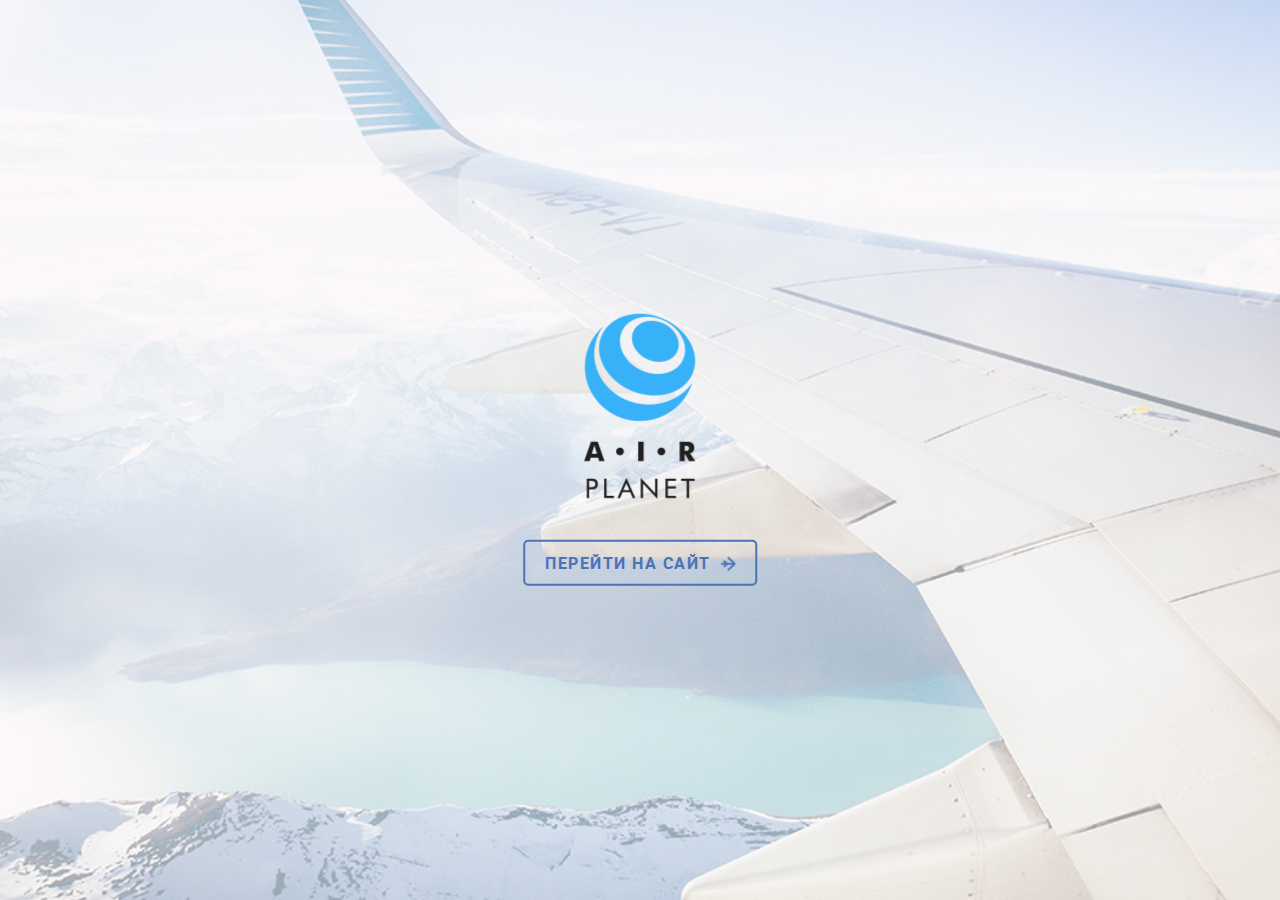
<file: index.html>
<!DOCTYPE html>
<html lang="en">

<head>
    <meta charset="UTF-8">
    <meta name="viewport" content="width=device-width, initial-scale=1.0">
    <meta http-equiv="X-UA-Compatible" content="ie=edge">
    <title>Index.html</title>
    <link rel="stylesheet" href="./css/main.css">
    <link rel="icon" type="image/x-icon" href="../img/favicon.ico">
</head>

<body>
    <div class="wrapper wrapper__index">
        <div class="welcome">
            <div class="welcome__container">
                <div class="welcome__logo">
                    <img src="/img/logo_intro.png" alt="welcome" class="welcome__logo-pic">
                </div>
                <a href="tariffs.html" class="welcome__link">Перейти на сайт</a>
            </div>
        </div>
    </div>
</body>

</html>
</file>
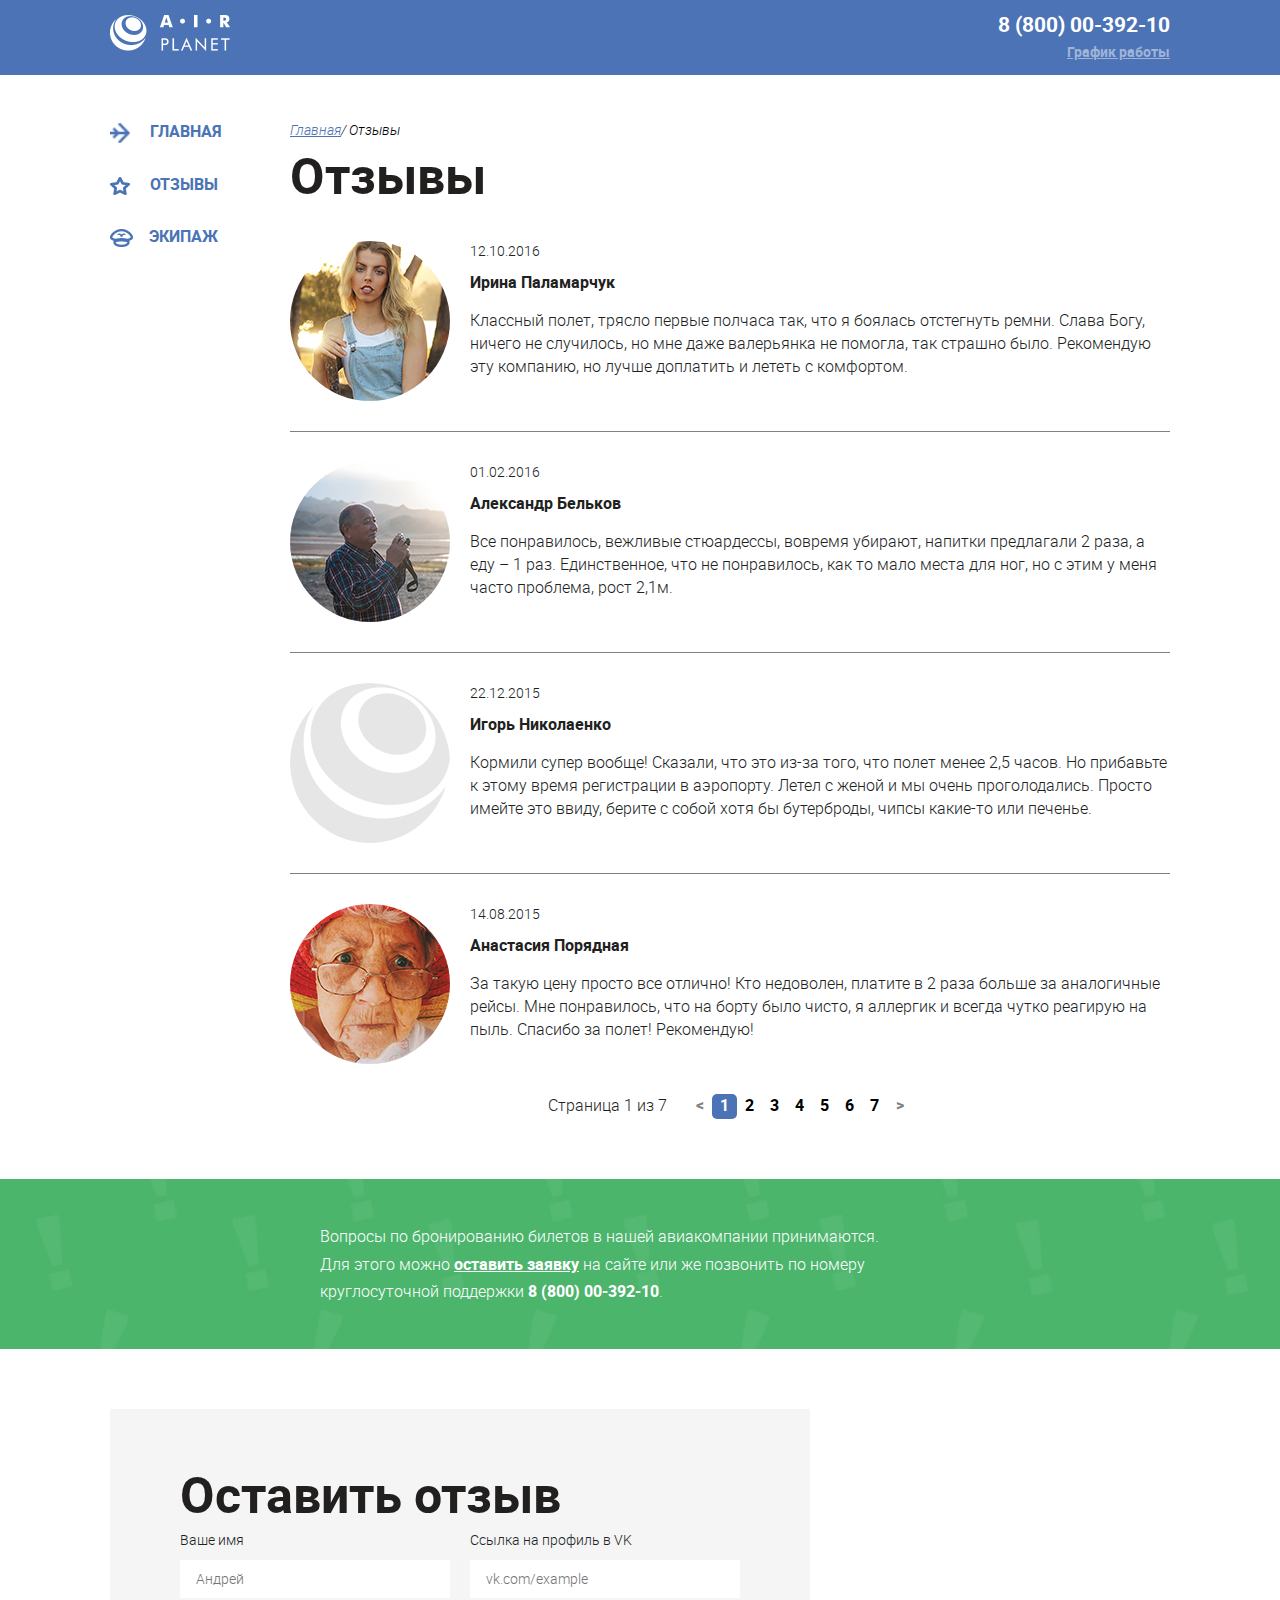
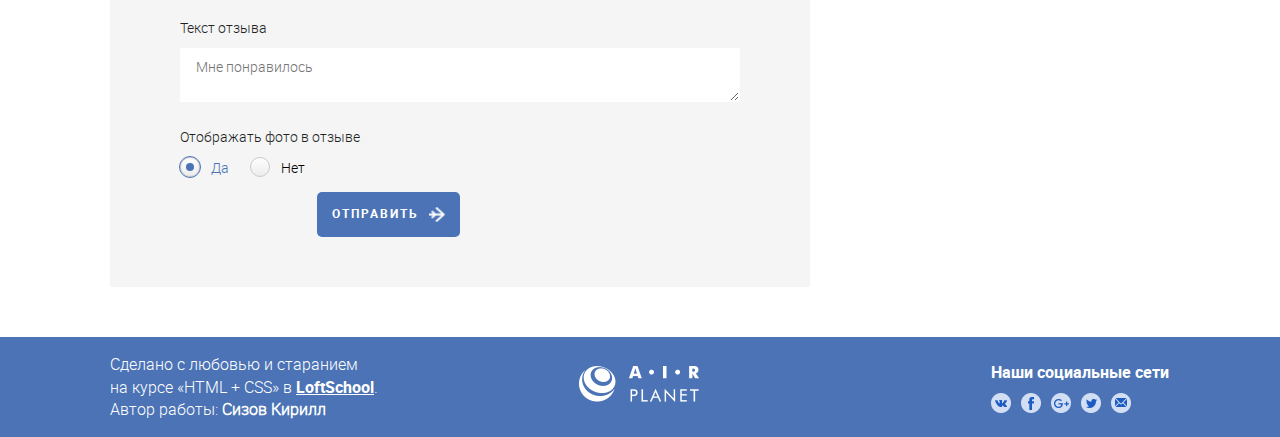
<file: reviews.html>
<!DOCTYPE html>
<html lang="en">

<head>
    <meta charset="UTF-8">
    <meta name="viewport" content="width=device-width, initial-scale=1.0">
    <meta http-equiv="X-UA-Compatible" content="ie=edge">
    <title>Reviews</title>
    <link rel="stylesheet" href="./css/main.css">
    <link rel="icon" type="image/x-icon" href="../img/favicon.ico">

</head>

<body>

    <div class="wrapper">
        <div class="wrapper__content">
            <header class="header">
                <div class="container container__header">
                    <div class="header__block header__block-logo">
                        <a href="tariffs.html" class="block__logo-link">
                            <img src="/img/logo_header.png" alt="logo">
                        </a>

                    </div>
                    <div class="header__block header__block-contacts">
                        <adress class="contacts">
                            <a href="88000039210" class="contacts__phone">8 (800) 00-392-10</a>
                            <div class="contacts__shedule">
                                <a href="#" class="contacts__shedule-link">График работы</a>
                            </div>
                        </adress>
                    </div>
                </div>
            </header>
            <div class="maincontent">
                <div class="container container__maincontent">
                    <div class="maincontent__block maincontent__block-sidebar">
                        <div class="sidebar">
                            <ul class="sidebar__list">
                                <li class="sidebar__item">
                                    <a href="tariffs.html" class="sidebar__link">Главная</a>
                                </li>
                                <li class="sidebar__item">
                                    <a href="reviews.html" class="sidebar__link sidebar__link-reviews">Отзывы</a>
                                </li>
                                <li class="sidebar__item">
                                    <a href="team.html" class="sidebar__link sidebar__link-team">Экипаж</a>
                                </li>
                            </ul>
                        </div>
                    </div>
                    <div class="maincontent__block maincontent__block-content">
                        <div class="block-reviews">
                            <div class="breadcrumbs">
                                <ul class="breadcrumbs__list">
                                    <li class="bradcrumbs__item active">
                                        <a href="tariffs.html" class="bradcrumbs__link active">Главная</a>
                                    </li>
                                    <li class="bradcrumbs__item">
                                        <a href="team.html" class="bradcrumbs__link">Отзывы</a>
                                    </li>
                                </ul>
                            </div>
                            <div class="title title__reviews">Отзывы</div>
                            <ul class="reviews__list">
                                <li class="reviews__item">
                                    <div class="reviews__img">
                                        <img src="/img/reviews/rev_1.jpg" class="reviews__img-pic" alt="News_1">
                                    </div>
                                    <div class="reviews__desc">
                                        <div class="reviews__desc-date">12.10.2016</div>
                                        <div class="reviews__desc-title">Ирина Паламарчук</div>
                                        <div class="reviews__desc-text">
                                            <p>Классный полет, трясло первые полчаса так, что я боялась отстегнуть ремни. Слава Богу, ничего не случилось, но мне даже валерьянка не помогла, так страшно было. Рекомендую эту компанию, но лучше доплатить и
                                                лететь с комфортом.</p>
                                        </div>
                                    </div>

                                </li>
                                <li class="reviews__item">
                                    <div class="reviews__img">
                                        <img src="/img/reviews/rev_2.jpg" class="reviews__img-pic" alt="News_1">
                                    </div>
                                    <div class="reviews__desc">
                                        <div class="reviews__desc-date">01.02.2016</div>
                                        <div class="reviews__desc-title">Александр Бельков</div>
                                        <div class="reviews__desc-text">
                                            <p>Все понравилось, вежливые стюардессы, вовремя убирают, напитки предлагали 2 раза, а еду – 1 раз. Единственное, что не понравилось, как то мало места для ног, но с этим у меня часто проблема, рост 2,1м.</p>
                                        </div>
                                    </div>

                                </li>
                                <li class="reviews__item">
                                    <div class="reviews__img">
                                        <img src="/img/reviews/rev_3.jpg" class="reviews__img-pic" alt="News_1">
                                    </div>
                                    <div class="reviews__desc">
                                        <div class="reviews__desc-date">22.12.2015</div>
                                        <div class="reviews__desc-title">Игорь Николаенко</div>
                                        <div class="reviews__desc-text">
                                            <p>Кормили супер вообще! Сказали, что это из-за того, что полет менее 2,5 часов. Но прибавьте к этому время регистрации в аэропорту. Летел с женой и мы очень проголодались. Просто имейте это ввиду, берите с собой
                                                хотя бы бутерброды, чипсы какие-то или печенье.</p>
                                        </div>
                                    </div>
                                </li>
                                <li class="reviews__item">
                                    <div class="reviews__img">
                                        <img src="/img/reviews/rev_4.jpg" class="reviews__img-pic" alt="News_1">
                                    </div>
                                    <div class="reviews__desc">
                                        <div class="reviews__desc-date">14.08.2015</div>
                                        <div class="reviews__desc-title">Анастасия Порядная</div>
                                        <div class="reviews__desc-text">
                                            <p>За такую цену просто все отлично! Кто недоволен, платите в 2 раза больше за аналогичные рейсы. Мне понравилось, что на борту было чисто, я аллергик и всегда чутко реагирую на пыль. Спасибо за полет! Рекомендую!</p>
                                        </div>
                                    </div>
                                </li>
                            </ul>
                        </div>
                        <div class="pagination">
                            <div class="pagination__title">Страница 1 из 7</div>
                            <ul class="pagination__list">
                                <li class="pagination__item">
                                    <a href="#" class="pagination__link pagination__link-back">
                                        <</a>
                                </li>
                                <li class="pagination__item">
                                    <a href="#" class="pagination__link active">1</a>
                                </li>
                                <li class="pagination__item">
                                    <a href="#" class="pagination__link">2</a>
                                </li>
                                <li class="pagination__item">
                                    <a href="#" class="pagination__link">3</a>
                                </li>
                                <li class="pagination__item">
                                    <a href="#" class="pagination__link">4</a>
                                </li>
                                <li class="pagination__item">
                                    <a href="#" class="pagination__link">5</a>
                                </li>
                                <li class="pagination__item">
                                    <a href="#" class="pagination__link">6</a>
                                </li>
                                <li class="pagination__item">
                                    <a href="#" class="pagination__link">7</a>
                                </li>
                                <li class="pagination__item">
                                    <a href="#" class="pagination__link pagination__link-next">></a>
                                </li>
                            </ul>
                        </div>
                    </div>

                </div>
                <div class="application__block">
                    <div class="container container__application">
                        <div class="application__block-desc">
                            <p>Вопросы по бронированию билетов в нашей авиакомпании принимаются. <br>Для этого можно <a href="#" class="application__block-desc-link">оставить заявку</a> на сайте или же позвонить по номеру круглосуточной поддержки
                                <a href="88000039210" class="aplication__block-phone">8 (800)
                                    00-392-10</a>.
                            </p>
                        </div>
                    </div>
                </div>

                <div class="form__section">
                    <div class="container">
                        <div class="form__container">
                            <form action="form_reviews" class="form">
                                <div class="title form__title">Оставить отзыв</div>
                                <div class="block__input">
                                    <label for="name" class="label__input">
                                        <div class="label__title">Ваше имя</div>
                                        <input type="text" class="input__elem" id="name" placeholder="Андрей" autocomplete="on">
                                    </label>
                                    <label for="social" class="label__input">
                                        <div class="label__title">Ссылка на профиль в VK</div>
                                        <input type="text" class="input__elem" placeholder="vk.com/example" id="social" autocomplete="on">
                                    </label>
                                </div>
                                <div class="block__textarea">
                                    <label for="label__title">
                                        <div class="label__title">Текст отзыва</div>                                    
                                        <textarea name="" class="input__elem input__elem-textarea" placeholder="Мне понравилось"></textarea>
                                    </label>
                                </div>
                                <div class="block__radio">
                                    <!-- <div class="radio__desc"> -->
                                    <div class="radio__col">
                                        <div class="label__title">
                                            Отображать фото в отзыве
                                        </div>
                                        <div class="radio__input">
                                            <label class="label">
                                                <input type="radio" name="radio" class="input" checked >
                                                <div class="fake">
                                                    <div class="text">Да</div>
                                                </div>                    
                                            </label>
                                            <label class="label">
                                                <input type="radio" name="radio" class="input">
                                                <div class="fake">
                                                    <div class="text">Нет</div>
                                                </div>
                                            </label>
                                        </div>
                                    </div>
                                    <div class="radio__col button">
                                        <button class="form__button" type="submit">
                                                <div class="form__button-text">Отправить</div>                                            
                                            </button>
                                    </div>

                                    <!-- </div> -->

                                </div>

                            </form>
                        </div>

                    </div>

                </div>

            </div>

        </div>
        <footer class="footer">
            <div class="container container__footer">
                <div class="footer__block footer__block-author">
                    <p>Сделано с любовью и старанием <br> на курсе «HTML + CSS» в <a href="#" class="block__author-link">LoftSchool</a>.<br> Автор работы: <b>Сизов Кирилл</b></p>
                </div>
                <div class="footer__block footer__block-logo">
                    <a href="tariffs.html" class="block__logo-link">
                        <img src="/img/logo_header.png" alt="logo">
                    </a>
                </div>
                <div class="footer__block footer__block-social">
                    <div class="social__desc">
                        <div class="social__title">
                            <p>Наши социальные сети</p>
                        </div>
                        <ul class="social__list">
                            <li class="social__item">
                                <a href="#" class="social__link"></a>
                            </li>
                            <li class="social__item">
                                <a href="#" class="social__link social__link-fb"></a>
                            </li>
                            <li class="social__item">
                                <a href="#" class="social__link social__link-google"></a>
                            </li>
                            <li class="social__item">
                                <a href="#" class="social__link social__link-twitter"></a>
                            </li>
                            <li class="social__item">
                                <a href="#" class="social__link social__link-mail"></a>
                            </li>
                        </ul>

                    </div>

                </div>
            </div>
        </footer>
    </div>

</body>

</html>
</file>
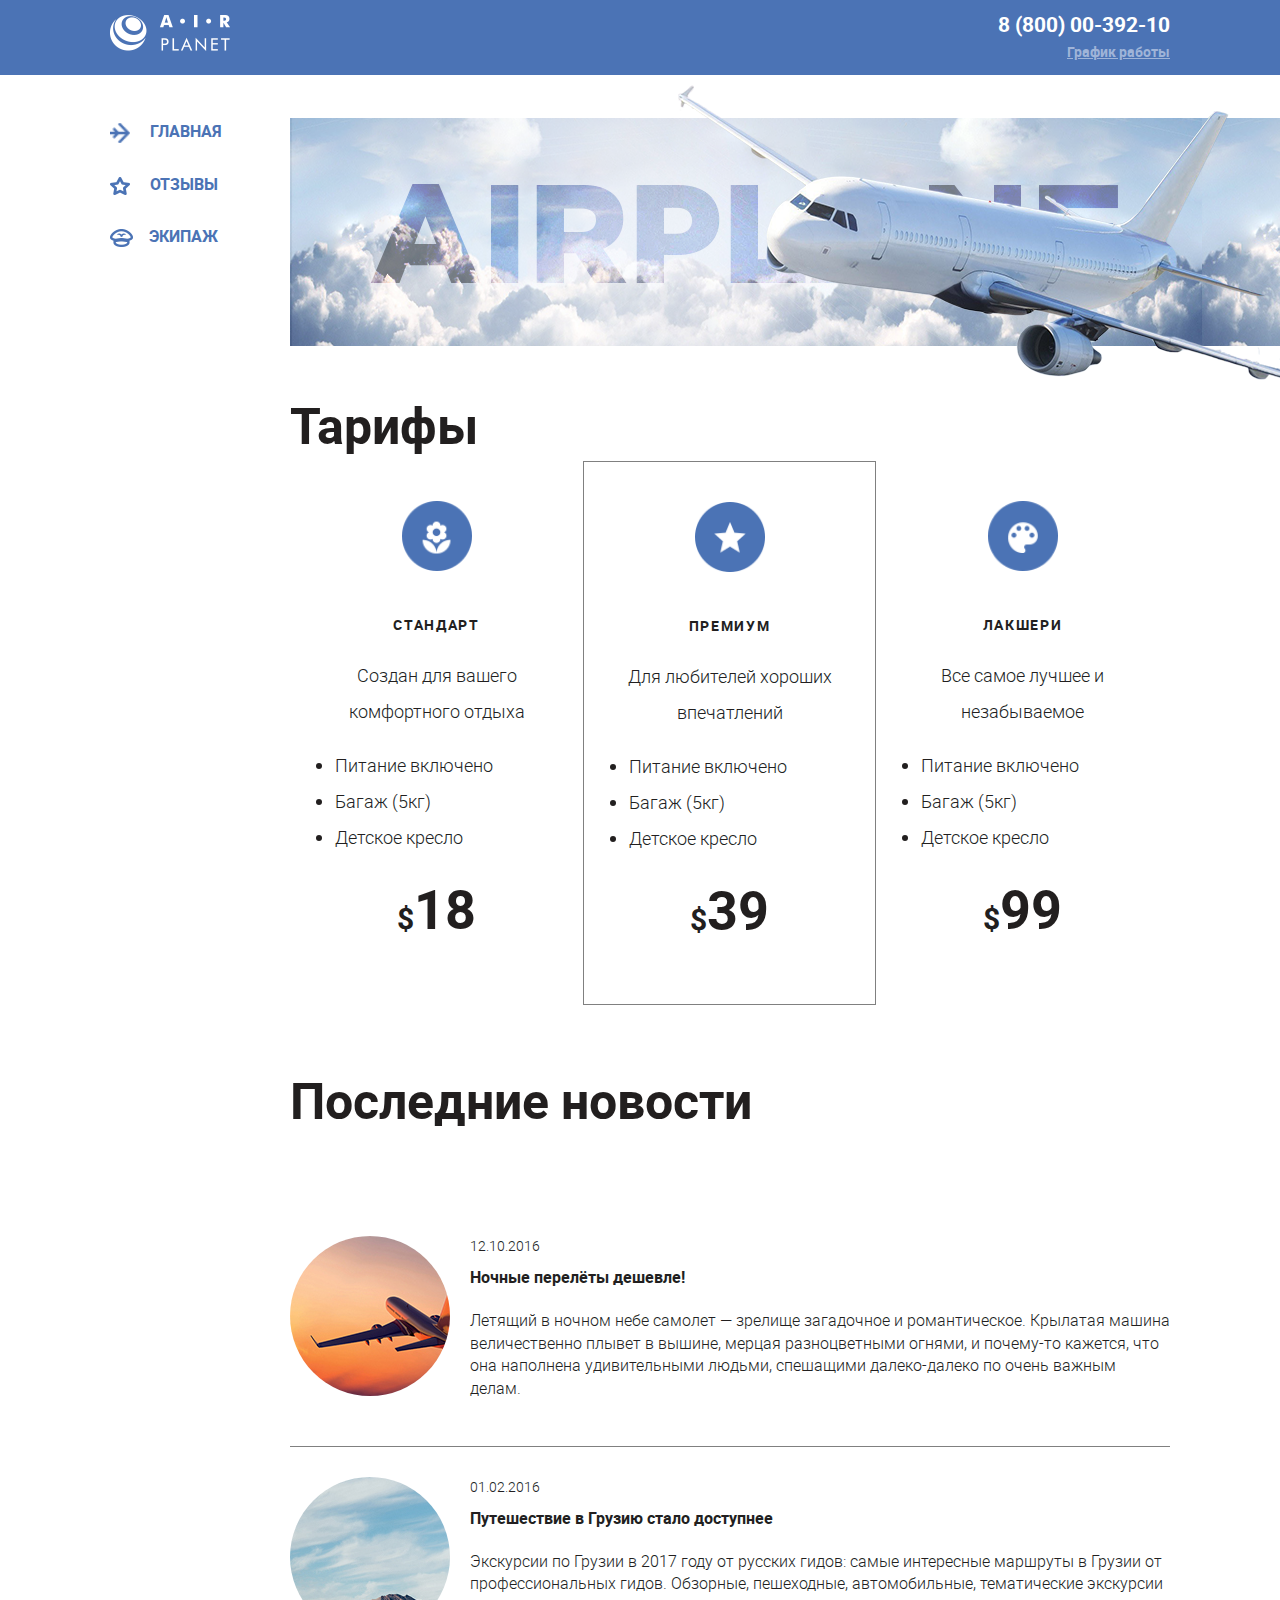
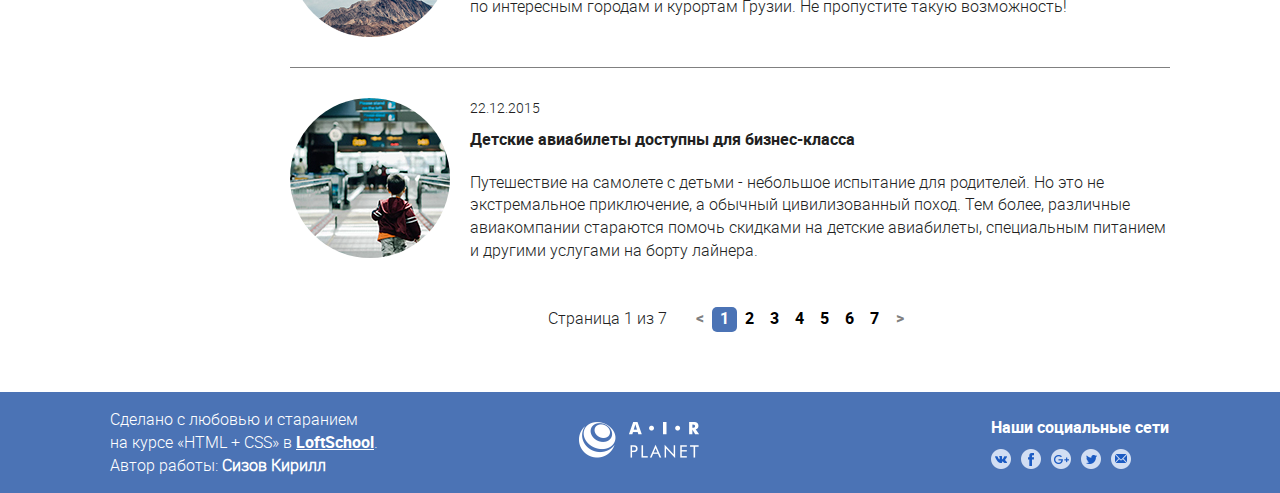
<file: tariffs.html>
<!DOCTYPE html>
<html lang="en">

<head>
    <meta charset="UTF-8">
    <meta name="viewport" content="width=device-width, initial-scale=1.0">
    <meta http-equiv="X-UA-Compatible" content="ie=edge">
    <title>Document</title>
    <link rel="stylesheet" href="./css/main.css">
    <link rel="icon" type="image/x-icon" href="../img/favicon.ico">
</head>

<body>

    <div class="wrapper">
        <div class="wrapper__content">
            <header class="header header_index">
                <div class="container container__header">
                    <div class="header__block header__block-logo">
                        <a href="tariffs.html" class="block__logo-link">
                            <img src="/img/logo_header.png" alt="logo">
                        </a>

                    </div>
                    <div class="header__block header__block-contacts">
                        <adress class="contacts">
                            <a href="88000039210" class="contacts__phone">8 (800) 00-392-10</a>
                            <div class="contacts__shedule">
                                <a href="#" class="contacts__shedule-link">График работы</a>
                            </div>
                        </adress>
                    </div>
                </div>
            </header>
            <div class="maincontent">
                <div class="container container__maincontent">
                    <div class="maincontent__block maincontent__block-sidebar">
                        <nav class="sidebar sidebar__index">
                            <ul class="sidebar__list">
                                <li class="sidebar__item">
                                    <a href="tariffs.html" class="sidebar__link">Главная</a>
                                </li>
                                <li class="sidebar__item">
                                    <a href="reviews.html" class="sidebar__link sidebar__link-reviews">Отзывы</a>
                                </li>
                                <li class="sidebar__item">
                                    <a href="team.html" class="sidebar__link sidebar__link-team">Экипаж</a>
                                </li>
                            </ul>
                        </nav>
                    </div>
                    <div class="maincontent__block maincontent__block-content">
                        <div class="block-tariffs">
                            <div class="maincontent__baner">
                                <img src="../img/bg/baner.png" class="baner__img" alt="">
                            </div>
                            <div class="title title__tariffs">Тарифы</div>
                            <ul class="tariffs__list">
                                <li class="tariffs__item">
                                    <div class="tariffs__icon">
                                        <img src="../img/icon/tarif_1.png" alt="tariffs_1" class="tariffs__icon-img">
                                    </div>
                                    <div class="tariffs__desc">
                                        <div class="tariffs__desc-title">стандарт</div>
                                        <div class="tariffs__desc-text">
                                            <p>
                                                Создан для вашего комфортного отдыха
                                            </p>
                                        </div>
                                        <ul class="tariffs__desc-list">
                                            <li class="tariffs__desc-item">Питание включено</li>
                                            <li class="tariffs__desc-item">Багаж (5кг)</li>
                                            <li class="tariffs__desc-item">Детское кресло</li>
                                        </ul>
                                        <div class="tariffs__desc-price"><span class="tariffs__desc-price-currency">$</span>18</div>
                                    </div>
                                </li>
                                <li class="tariffs__item active">
                                    <div class="tariffs__icon">
                                        <img src="../img/icon/tarif_2.png" alt="tariffs_1" class="tariffs__icon-img">
                                    </div>
                                    <div class="tariffs__desc">
                                        <div class="tariffs__desc-title">премиум</div>
                                        <div class="tariffs__desc-text">
                                            <p>
                                                Для любителей хороших впечатлений
                                            </p>
                                        </div>
                                        <ul class="tariffs__desc-list">
                                            <li class="tariffs__desc-item">Питание включено</li>
                                            <li class="tariffs__desc-item">Багаж (5кг)</li>
                                            <li class="tariffs__desc-item">Детское кресло</li>
                                        </ul>
                                        <div class="tariffs__desc-price"><span class="tariffs__desc-price-currency">$</span>39</div>

                                    </div>
                                </li>
                                <li class="tariffs__item">
                                    <div class="tariffs__icon">
                                        <img src="../img/icon/tarif_3.png" alt="tariffs_1" class="tariffs__icon-img">
                                    </div>
                                    <div class="tariffs__desc">
                                        <div class="tariffs__desc-title">лакшери</div>
                                        <div class="tariffs__desc-text">
                                            <p>
                                                Все самое лучшее и незабываемое
                                            </p>
                                        </div>
                                        <ul class="tariffs__desc-list">
                                            <li class="tariffs__desc-item">Питание включено</li>
                                            <li class="tariffs__desc-item">Багаж (5кг)</li>
                                            <li class="tariffs__desc-item">Детское кресло</li>
                                        </ul>
                                        <div class="tariffs__desc-price"><span class="tariffs__desc-price-currency">$</span>99</div>

                                    </div>
                                </li>

                            </ul>

                        </div>
                        <div class="block-news">
                            <div class="title title__news">Последние новости</div>
                            <ul class="news__list">
                                <li class="news__item">
                                    <div class="news__img">
                                        <img src="/img/news/news_1.jpg" class="news__img-pic" alt="News_1">
                                    </div>
                                    <div class="news__desc">
                                        <div class="news__desc-date">12.10.2016</div>
                                        <div class="news__desc-title">Ночные перелёты дешевле!</div>
                                        <div class="news__desc-text">
                                            <p>Летящий в ночном небе самолет — зрелище загадочное и романтическое. Крылатая машина величественно плывет в вышине, мерцая разноцветными огнями, и почему-то кажется, что она наполнена удивительными людьми, спешащими
                                                далеко-далеко по очень важным делам. </p>
                                        </div>

                                    </div>

                                </li>
                                <li class="news__item">
                                    <div class="news__img">
                                        <img src="/img/news/news_2.jpg" class="news__img-pic" alt="News_1">
                                    </div>
                                    <div class="news__desc">
                                        <div class="news__desc-date">01.02.2016</div>
                                        <div class="news__desc-title">Путешествие в Грузию стало доступнее</div>
                                        <div class="news__desc-text">
                                            <p>Экскурсии по Грузии в 2017 году от русских гидов: самые интересные маршруты в Грузии от профессиональных гидов. Обзорные, пешеходные, автомобильные, тематические экскурсии по интересным городам и курортам Грузии.
                                                Не пропустите такую возможность!</p>
                                        </div>

                                    </div>

                                </li>
                                <li class="news__item">
                                    <div class="news__img">
                                        <img src="/img/news/news_3.jpg" class="news__img-pic" alt="News_1">
                                    </div>
                                    <div class="news__desc">
                                        <div class="news__desc-date">22.12.2015</div>
                                        <div class="news__desc-title">Детские авиабилеты доступны для бизнес-класса</div>
                                        <div class="news__desc-text">
                                            <p>Путешествие на самолете с детьми - небольшое испытание для родителей. Но это не экстремальное приключение, а обычный цивилизованный поход. Тем более, различные авиакомпании стараются помочь скидками на детские
                                                авиабилеты, специальным питанием и другими услугами на борту лайнера.</p>
                                        </div>
                                    </div>

                                </li>
                            </ul>
                        </div>
                        <div class="pagination">
                            <div class="pagination__title">Страница 1 из 7</div>
                            <ul class="pagination__list">
                                <li class="pagination__item">
                                    <a href="#" class="pagination__link pagination__link-back">
                                        <</a>
                                </li>
                                <li class="pagination__item">
                                    <a href="#" class="pagination__link active">1</a>
                                </li>
                                <li class="pagination__item">
                                    <a href="#" class="pagination__link">2</a>
                                </li>
                                <li class="pagination__item">
                                    <a href="#" class="pagination__link">3</a>
                                </li>
                                <li class="pagination__item">
                                    <a href="#" class="pagination__link">4</a>
                                </li>
                                <li class="pagination__item">
                                    <a href="#" class="pagination__link">5</a>
                                </li>
                                <li class="pagination__item">
                                    <a href="#" class="pagination__link">6</a>
                                </li>
                                <li class="pagination__item">
                                    <a href="#" class="pagination__link">7</a>
                                </li>
                                <li class="pagination__item">
                                    <a href="#" class="pagination__link pagination__link-next">></a>
                                </li>
                            </ul>
                        </div>
                    </div>

                </div>

            </div>

        </div>
        <footer class="footer">
            <div class="container container__footer">
                <div class="footer__block footer__block-author">
                    <p>Сделано с любовью и старанием <br> на курсе «HTML + CSS» в <a href="#" class="block__author-link">LoftSchool</a>.<br> Автор работы: <b>Сизов Кирилл</b></p>
                </div>
                <div class="footer__block footer__block-logo">
                    <a href="tariffs.html" class="block__logo-link">
                        <img src="/img/logo_header.png" alt="logo">
                    </a>
                </div>
                <div class="footer__block footer__block-social">
                    <div class="social__desc">
                        <div class="social__title">
                            <p>Наши социальные сети</p>
                        </div>
                        <ul class="social__list">
                            <li class="social__item">
                                <a href="#" class="social__link"></a>
                            </li>
                            <li class="social__item">
                                <a href="#" class="social__link social__link-fb"></a>
                            </li>
                            <li class="social__item">
                                <a href="#" class="social__link social__link-google"></a>
                            </li>
                            <li class="social__item">
                                <a href="#" class="social__link social__link-twitter"></a>
                            </li>
                            <li class="social__item">
                                <a href="#" class="social__link social__link-mail"></a>
                            </li>
                        </ul>

                    </div>

                </div>
            </div>
        </footer>
    </div>

</body>

</html>
</file>
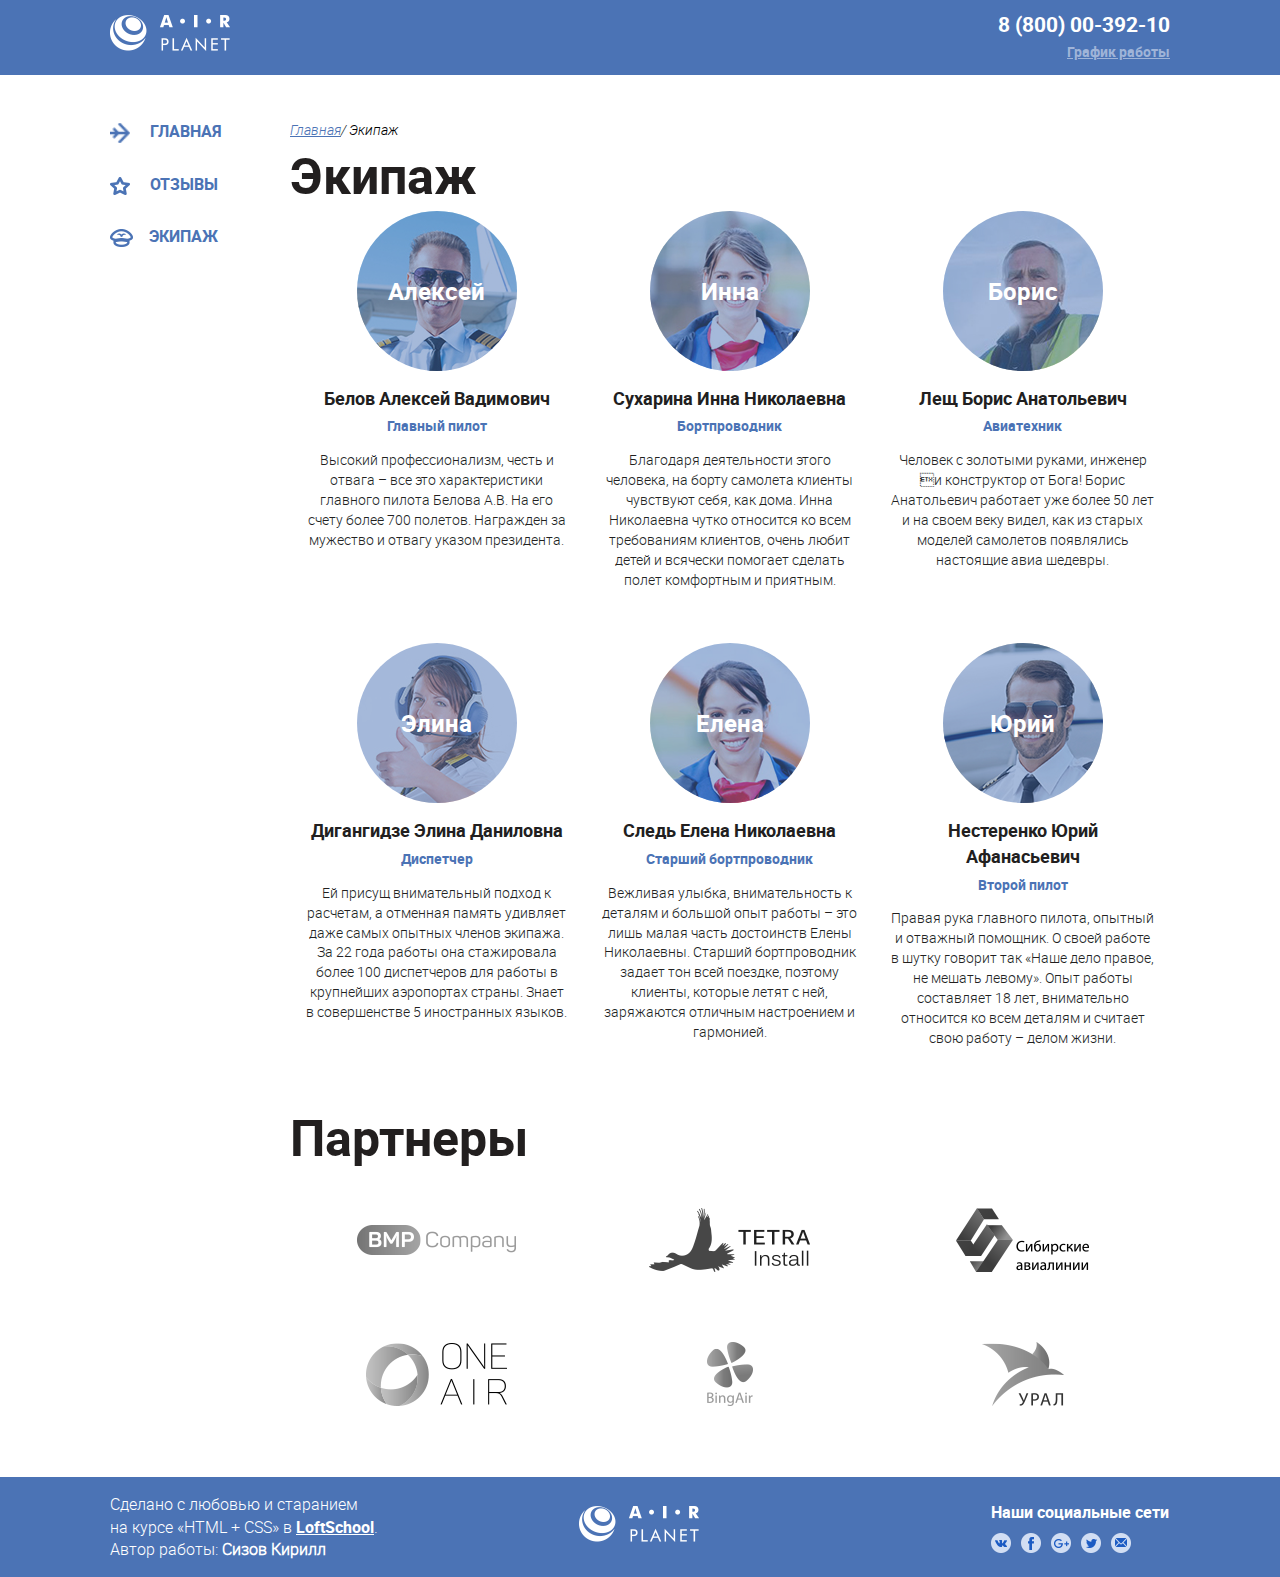
<file: team.html>
<!DOCTYPE html>
<html lang="en">

<head>
    <meta charset="UTF-8">
    <meta name="viewport" content="width=device-width, initial-scale=1.0">
    <meta http-equiv="X-UA-Compatible" content="ie=edge">
    <title>Team</title>
    <link rel="stylesheet" href="./css/main.css">
    <link rel="icon" type="image/x-icon" href="../img/favicon.ico">

</head>

<body>

    <div class="wrapper">
        <div class="wrapper__content">
            <header class="header">
                <div class="container container__header">
                    <div class="header__block header__block-logo">
                        <a href="tariffs.html" class="block__logo-link">
                            <img src="/img/logo_header.png" alt="logo">
                        </a>

                    </div>
                    <div class="header__block header__block-contacts">
                        <adress class="contacts">
                            <a href="88000039210" class="contacts__phone">8 (800) 00-392-10</a>
                            <div class="contacts__shedule">
                                <a href="#" class="contacts__shedule-link">График работы</a>
                            </div>
                        </adress>
                    </div>
                </div>
            </header>
            <div class="maincontent">
                <div class="container container__maincontent">
                    <div class="maincontent__block maincontent__block-sidebar">
                        <div class="sidebar">
                            <ul class="sidebar__list">
                                <li class="sidebar__item">
                                    <a href="tariffs.html" class="sidebar__link">Главная</a>
                                </li>
                                <li class="sidebar__item">
                                    <a href="reviews.html" class="sidebar__link sidebar__link-reviews">Отзывы</a>
                                </li>
                                <li class="sidebar__item">
                                    <a href="#" class="sidebar__link sidebar__link-team">Экипаж</a>
                                </li>
                            </ul>
                        </div>
                    </div>
                    <div class="maincontent__block maincontent__block-content">
                        <div class="breadcrumbs">
                            <ul class="breadcrumbs__list">
                                <li class="bradcrumbs__item active">
                                    <a href="tariffs.html" class="bradcrumbs__link active">Главная</a>
                                </li>
                                <li class="bradcrumbs__item">
                                    <a href="team.html" class="bradcrumbs__link">Экипаж</a>
                                </li>
                            </ul>
                        </div>
                        <div class="block-reviews">
                            <div class="title title__team">Экипаж</div>
                            <ul class="team__list">
                                <li class="team__item">
                                    <div class="team__img">
                                        <img src="/img/team/team_1.jpg" class="team__img-pic" alt="Team_1">
                                        <div class="team__img-back"></div>
                                        <div class="team__img-title">Алексей</div>
                                    </div>
                                    <div class="team__desc">
                                        <div class="team__desc-name">Белов Алексей Вадимович</div>
                                        <div class="team__desc-position">Главный пилот</div>
                                        <div class="team__desc-text">
                                            <p>Высокий профессионализм, честь и отвага – все это характеристики главного пилота Белова А.В. На его счету более 700 полетов. Награжден за мужество и отвагу указом президента.</p>
                                        </div>
                                    </div>

                                </li>
                                <li class="team__item">
                                    <div class="team__img">
                                        <img src="/img/team/team_2.jpg" class="team__img-pic" alt="Team_2">
                                        <div class="team__img-back"></div>
                                        <div class="team__img-title">Инна</div>
                                    </div>
                                    <div class="team__desc">
                                        <div class="team__desc-name">Сухарина Инна Николаевна</div>
                                        <div class="team__desc-position">Бортпроводник</div>
                                        <div class="team__desc-text">
                                            <p>Благодаря деятельности этого человека, на борту самолета клиенты чувствуют себя, как дома. Инна Николаевна чутко относится ко всем требованиям клиентов, очень любит детей и всячески помогает сделать полет комфортным
                                                и приятным.</p>
                                        </div>
                                    </div>

                                </li>
                                <li class="team__item">
                                    <div class="team__img">
                                        <img src="/img/team/team_3.jpg" class="team__img-pic" alt="Team_3">
                                        <div class="team__img-back"></div>
                                        <div class="team__img-title">Борис</div>
                                    </div>
                                    <div class="team__desc">
                                        <div class="team__desc-name">Лещ Борис Анатольевич</div>
                                        <div class="team__desc-position">Авиатехник</div>
                                        <div class="team__desc-text">
                                            <p>Человек с золотыми руками, инженер и конструктор от Бога! Борис Анатольевич работает уже более 50 лет и на своем веку видел, как из старых моделей самолетов появлялись настоящие авиа шедевры.</p>
                                        </div>
                                    </div>
                                </li>
                                <li class="team__item">
                                    <div class="team__img">
                                        <img src="/img/team/team_4.jpg" class="team__img-pic" alt="Team_4">
                                        <div class="team__img-back"></div>
                                        <div class="team__img-title">Элина</div>
                                    </div>
                                    <div class="team__desc">
                                        <div class="team__desc-name">Дигангидзе Элина Даниловна</div>
                                        <div class="team__desc-position">Диспетчер</div>
                                        <div class="team__desc-text">
                                            <p>Ей присущ внимательный подход к расчетам, а отменная память удивляет даже самых опытных членов экипажа. За 22 года работы она стажировала более 100 диспетчеров для работы в крупнейших аэропортах страны. Знает
                                                в совершенстве 5 иностранных языков.</p>
                                        </div>
                                    </div>
                                </li>
                                <li class="team__item">
                                    <div class="team__img">
                                        <img src="/img/team/team_5.jpg" class="team__img-pic" alt="Team_5">
                                        <div class="team__img-back"></div>
                                        <div class="team__img-title">Елена</div>
                                    </div>
                                    <div class="team__desc">
                                        <div class="team__desc-name">Следь Елена Николаевна</div>
                                        <div class="team__desc-position">Старший бортпроводник</div>
                                        <div class="team__desc-text">
                                            <p>Вежливая улыбка, внимательность к деталям и большой опыт работы – это лишь малая часть достоинств Елены Николаевны. Старший бортпроводник задает тон всей поездке, поэтому клиенты, которые летят с ней, заряжаются
                                                отличным настроением и гармонией.</p>
                                        </div>
                                    </div>
                                </li>
                                <li class="team__item">
                                    <div class="team__img">
                                        <img src="/img/team/team_6.jpg" class="team__img-pic" alt="Team_6">
                                        <div class="team__img-back"></div>
                                        <div class="team__img-title">Юрий</div>
                                    </div>
                                    <div class="team__desc">
                                        <div class="team__desc-name">Нестеренко Юрий Афанасьевич</div>
                                        <div class="team__desc-position">Второй пилот</div>
                                        <div class="team__desc-text">
                                            <p>Правая рука главного пилота, опытный и отважный помощник. О своей работе в шутку говорит так «Наше дело правое, не мешать левому». Опыт работы составляет 18 лет, внимательно относится ко всем деталям и считает
                                                свою работу – делом жизни. </p>
                                        </div>
                                    </div>
                                </li>
                            </ul>
                        </div>
                        <div class="block__partners">
                            <div class="title title__partners">Партнеры</div>
                            <ul class="partners__list">
                                <li class="partners__item">
                                    <a href="#" class="partners__link">
                                        <img src="/img/logo/logo_partners_1.png" alt="">
                                    </a>
                                </li>
                                <li class="partners__item">
                                    <a href="#" class="partners__link">
                                        <img src="/img/logo/logo_partners_2.png" alt="">
                                    </a>
                                </li>
                                <li class="partners__item">
                                    <a href="#" class="partners__link">
                                        <img src="/img/logo/logo_partners_3.png" alt="">
                                    </a>
                                </li>
                                <li class="partners__item">
                                    <a href="#" class="partners__link">
                                        <img src="/img/logo/logo_partners_4.png" alt="">
                                    </a>
                                </li>
                                <li class="partners__item">
                                    <a href="#" class="partners__link">
                                        <img src="/img/logo/logo_partners_5.png" alt="">
                                    </a>
                                </li>
                                <li class="partners__item">
                                    <a href="#" class="partners__link">
                                        <img src="/img/logo/logo_partners_6.png" alt="">
                                    </a>
                                </li>

                            </ul>
                        </div>
                    </div>

                </div>

            </div>

        </div>
        <footer class="footer">
            <div class="container container__footer">
                <div class="footer__block footer__block-author">
                    <p>Сделано с любовью и старанием <br> на курсе «HTML + CSS» в <a href="#" class="block__author-link">LoftSchool</a>.<br> Автор работы: <b>Сизов Кирилл</b></p>
                </div>
                <div class="footer__block footer__block-logo">
                    <a href="tariffs.html" class="block__logo-link">
                        <img src="/img/logo_header.png " alt="logo">
                    </a>
                </div>
                <div class="footer__block footer__block-social">
                    <div class="social__desc">
                        <div class="social__title">
                            <p>Наши социальные сети</p>
                        </div>
                        <ul class="social__list">
                            <li class="social__item">
                                <a href="#" class="social__link"></a>
                            </li>
                            <li class="social__item">
                                <a href="#" class="social__link social__link-fb"></a>
                            </li>
                            <li class="social__item">
                                <a href="#" class="social__link social__link-google"></a>
                            </li>
                            <li class="social__item">
                                <a href="#" class="social__link social__link-twitter"></a>
                            </li>
                            <li class="social__item">
                                <a href="#" class="social__link social__link-mail"></a>
                            </li>
                        </ul>

                    </div>

                </div>
            </div>
        </footer>
    </div>

</body>

</html>
</file>
<file: css/main.css>
@import "layout/fonts.css";
@import "layout/normalize.css";
@import "layout/settings.css";

/* _____ Blocks _____ */

@import "blocks/header.css";
@import "blocks/contacts.css";
@import "blocks/sidebar.css";
@import "blocks/maincontent.css";
@import "blocks/tariffs.css";
@import "blocks/title.css";
@import "blocks/social.css";
@import "blocks/news.css";
@import "blocks/pagination.css";
@import "blocks/reviews.css";
@import "blocks/application.css";
@import "blocks/form.css";
@import "blocks/partners.css";
@import "blocks/team.css";
@import "blocks/breadcrumbs.css";
@import "blocks/baner.css";
@import "blocks/welcome.css";
@import "blocks/footer.css";
</file>
